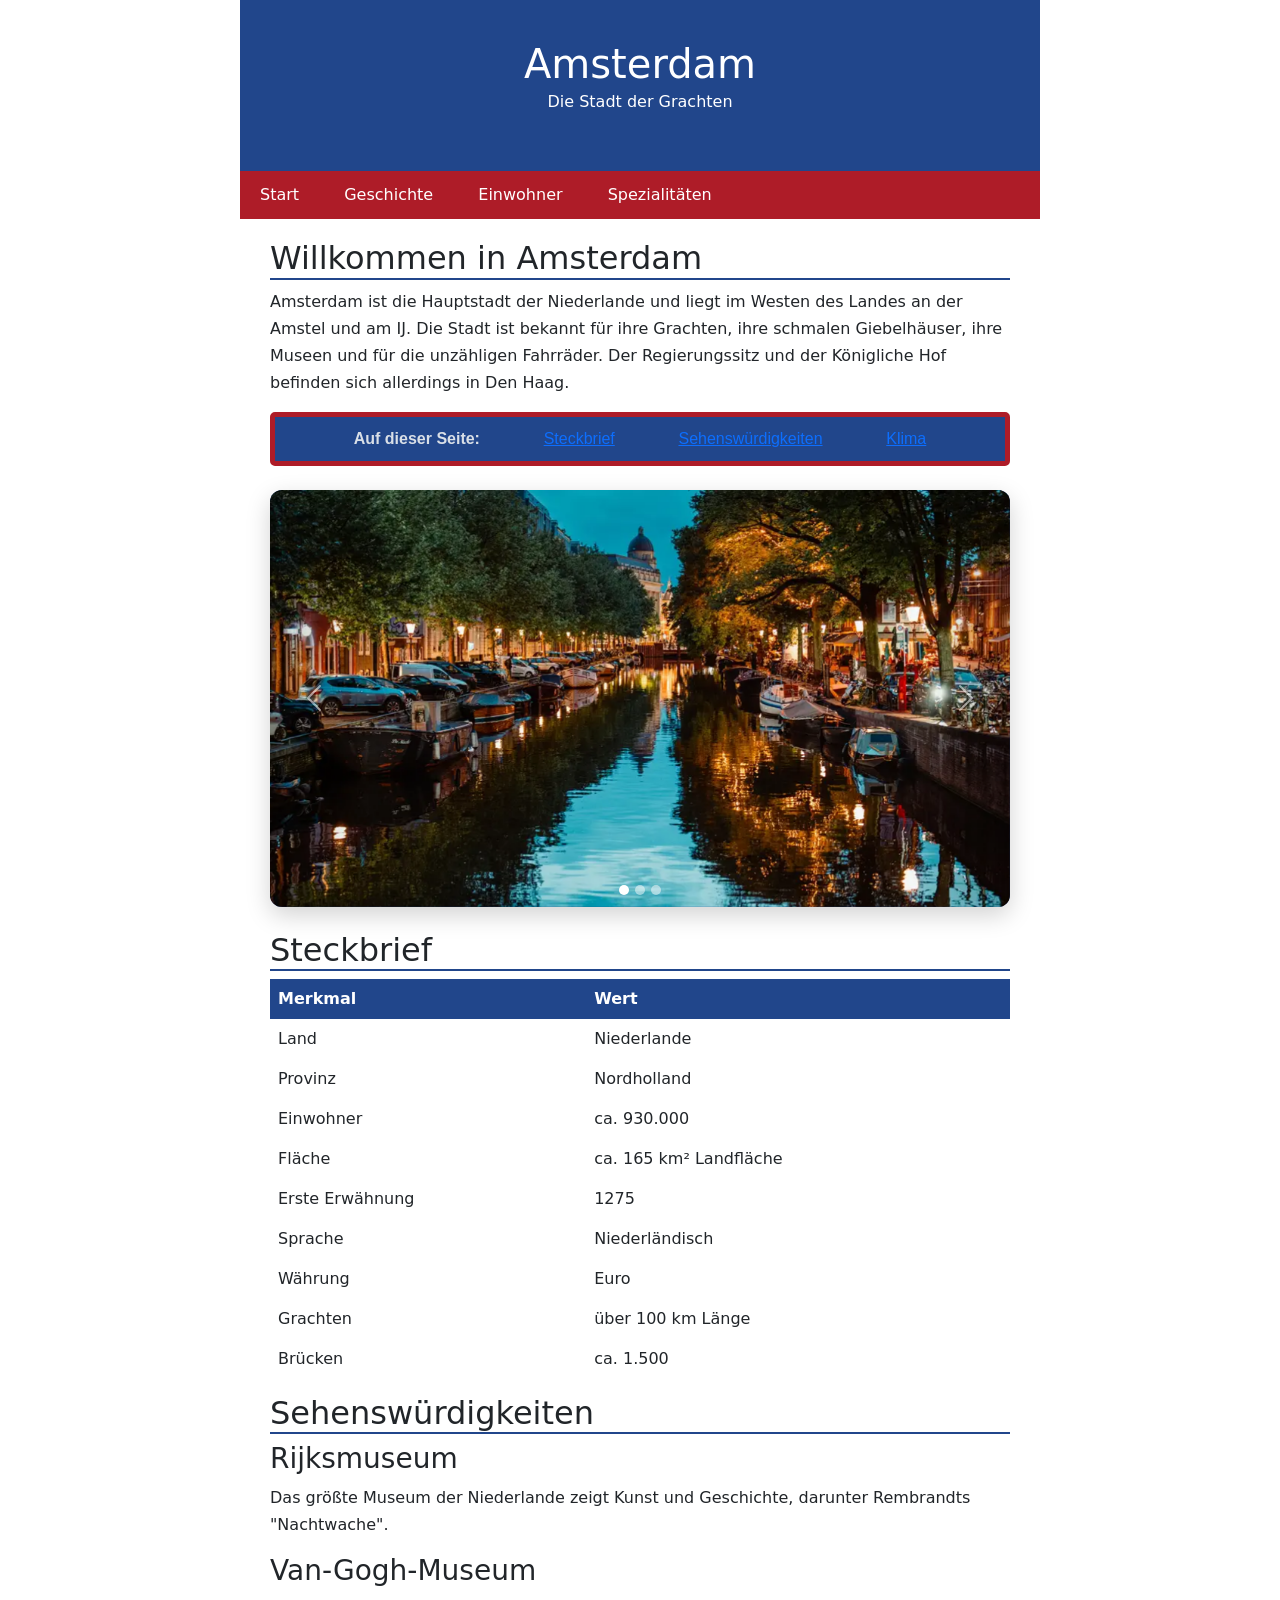
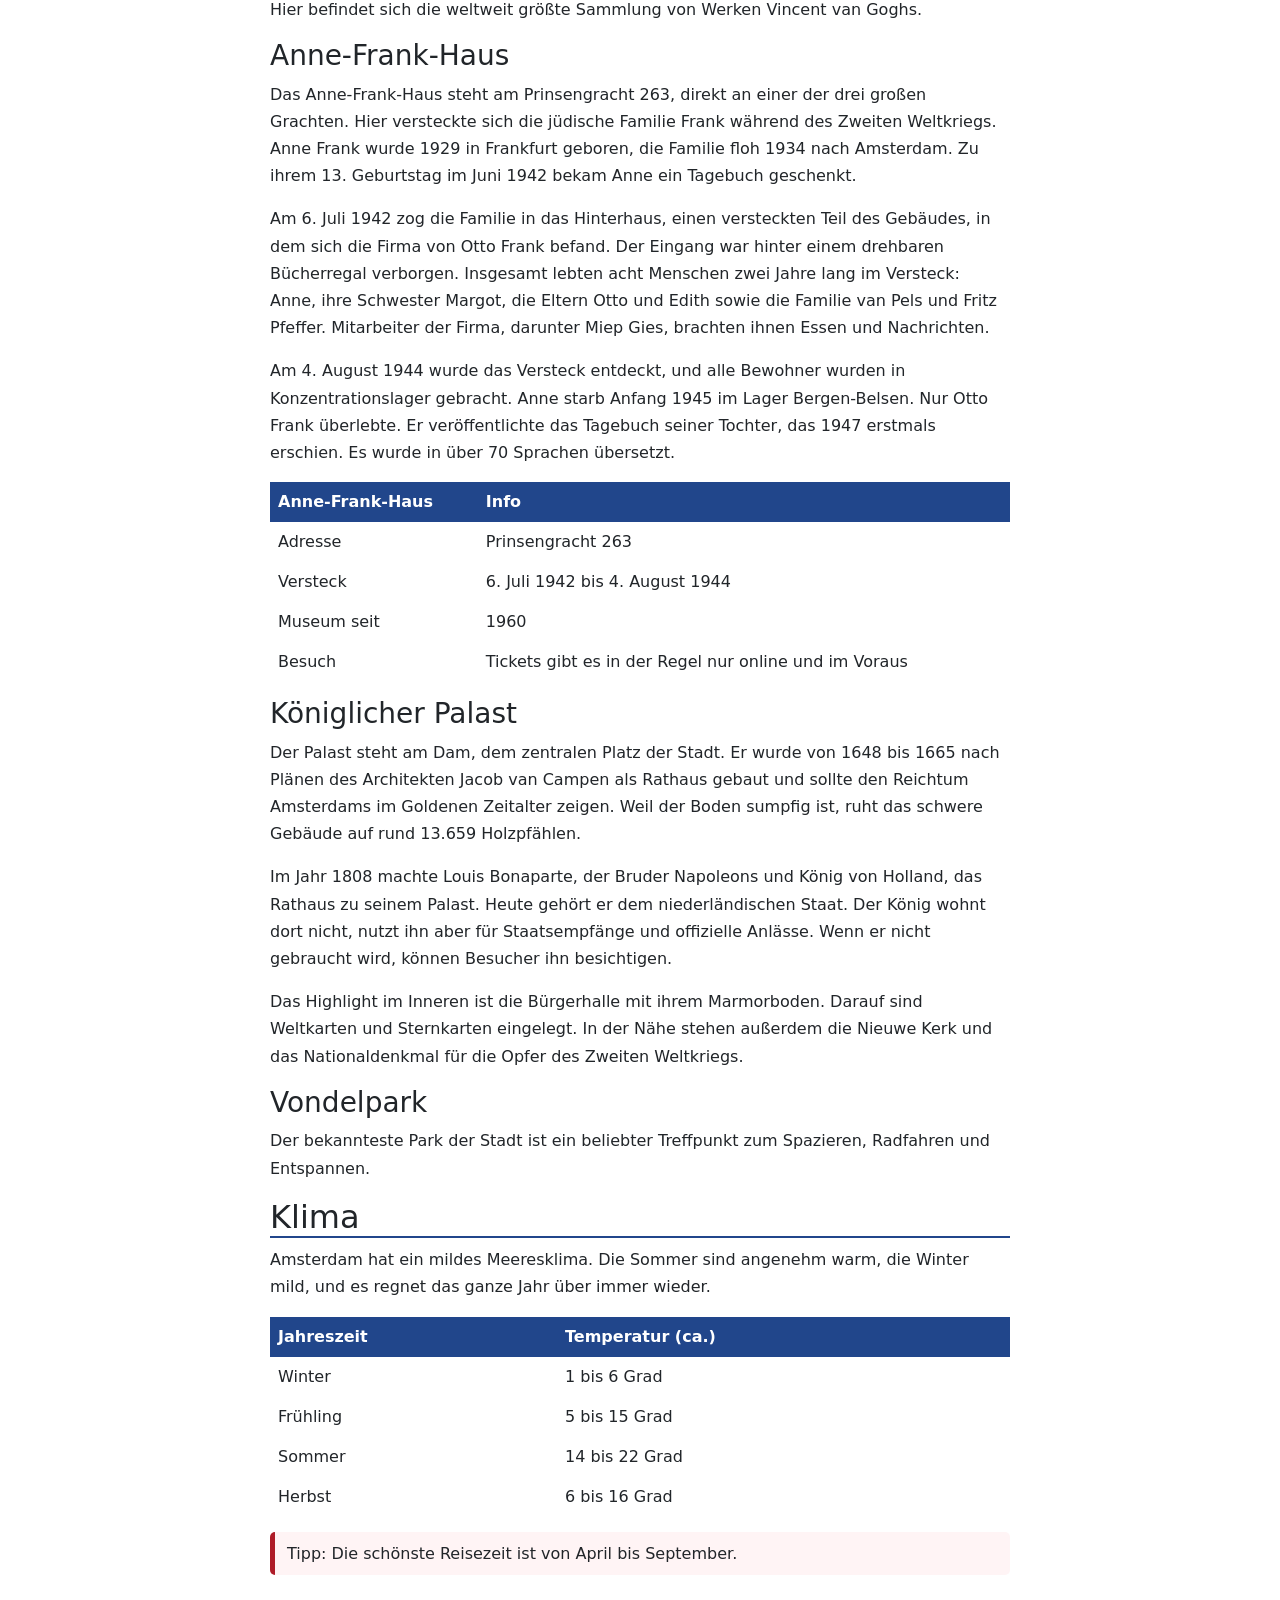
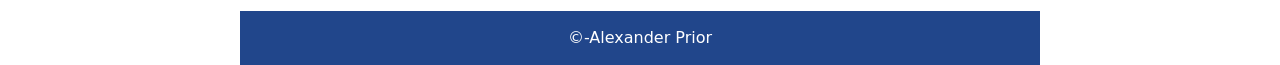
<file: index.html>
<!DOCTYPE html>
<html lang="de">
<head>
  <meta charset="UTF-8">
  <link rel="stylesheet" href="CSS/index.css">
  <link href="https://cdn.jsdelivr.net/npm/bootstrap@5.3.8/dist/css/bootstrap.min.css" rel="stylesheet">
  <script src="https://cdn.jsdelivr.net/npm/bootstrap@5.3.8/dist/js/bootstrap.bundle.min.js"></script>
</head>
<body>
<div id="seite"> 
  <div id="kopf">
    <h1>Amsterdam</h1>
    <p>Die Stadt der Grachten</p>
  </div>
  <div id="nav">
    <ul>
      <li><a href="index.html">Start</a></li>
      <li><a href="HTML/geschichte.html">Geschichte</a></li>
      <li><a href="HTML/einwohner.html">Einwohner</a></li>
      <li><a href="HTML/spezialitaeten.html">Spezialitäten</a></li>
    </ul>
  </div>
  <div id="inhalt">
    <h2>Willkommen in Amsterdam</h2>
    <p>Amsterdam ist die Hauptstadt der Niederlande und liegt im Westen des Landes an der Amstel und am IJ. Die Stadt ist bekannt für ihre Grachten, ihre schmalen Giebelhäuser, ihre Museen und für die unzähligen Fahrräder. Der Regierungssitz und der Königliche Hof befinden sich allerdings in Den Haag.</p>

    <div class="inhaltsverzeichnis">
      <b>Auf dieser Seite:</b>
        <a href="#steckbrief">Steckbrief</a>
        <a href="#sehenswuerdigkeiten">Sehenswürdigkeiten</a>
        <a href="#klima">Klima</a>
    </div>
    <!-- Carousel -->
<div id="demo" class="carousel slide" data-bs-ride="carousel">

  <!-- Indicators/dots -->
  <div class="carousel-indicators">
    <button type="button" data-bs-target="#demo" data-bs-slide-to="0" class="active"></button>
    <button type="button" data-bs-target="#demo" data-bs-slide-to="1"></button>
    <button type="button" data-bs-target="#demo" data-bs-slide-to="2"></button>
  </div>
  
 <!-- The slideshow/carousel -->
<div class="carousel-inner">
  <div class="carousel-item active">
    <img src="Images/Header-1.webp" alt="Amsterdam" class="d-block">
  </div>
  <div class="carousel-item">
    <img src="Images/the-ultimate-amsterdam-travel-guide-by-the-airbaltic-blog.jpg" alt="Amsterdam" class="d-block">
  </div>
  <div class="carousel-item">
    <img src="Images/tobc7pnccwcjaspva6me.jpg" alt="Amsterdam" class="d-block">
  </div>
</div>
  
  <!-- Left and right controls/icons -->
  <button class="carousel-control-prev" type="button" data-bs-target="#demo" data-bs-slide="prev">
    <span class="carousel-control-prev-icon"></span>
  </button>
  <button class="carousel-control-next" type="button" data-bs-target="#demo" data-bs-slide="next">
    <span class="carousel-control-next-icon"></span>
  </button>
</div>

    <h2 id="steckbrief">Steckbrief</h2>
    <table>
      <tr><th>Merkmal</th><th>Wert</th></tr>
      <tr><td>Land</td><td>Niederlande</td></tr>
      <tr><td>Provinz</td><td>Nordholland</td></tr>
      <tr><td>Einwohner</td><td>ca. 930.000</td></tr>
      <tr><td>Fläche</td><td>ca. 165 km² Landfläche</td></tr>
      <tr><td>Erste Erwähnung</td><td>1275</td></tr>
      <tr><td>Sprache</td><td>Niederländisch</td></tr>
      <tr><td>Währung</td><td>Euro</td></tr>
      <tr><td>Grachten</td><td>über 100 km Länge</td></tr>
      <tr><td>Brücken</td><td>ca. 1.500</td></tr>
    </table>

    <h2 id="sehenswuerdigkeiten">Sehenswürdigkeiten</h2>
    <h3>Rijksmuseum</h3>
    <p>Das größte Museum der Niederlande zeigt Kunst und Geschichte, darunter Rembrandts "Nachtwache".</p>
    <h3>Van-Gogh-Museum</h3>
    <p>Hier befindet sich die weltweit größte Sammlung von Werken Vincent van Goghs.</p>
    <h3>Anne-Frank-Haus</h3>
    <p>Das Anne-Frank-Haus steht am Prinsengracht 263, direkt an einer der drei großen Grachten. Hier versteckte sich die jüdische Familie Frank während des Zweiten Weltkriegs. Anne Frank wurde 1929 in Frankfurt geboren, die Familie floh 1934 nach Amsterdam. Zu ihrem 13. Geburtstag im Juni 1942 bekam Anne ein Tagebuch geschenkt.</p>
    <p>Am 6. Juli 1942 zog die Familie in das Hinterhaus, einen versteckten Teil des Gebäudes, in dem sich die Firma von Otto Frank befand. Der Eingang war hinter einem drehbaren Bücherregal verborgen. Insgesamt lebten acht Menschen zwei Jahre lang im Versteck: Anne, ihre Schwester Margot, die Eltern Otto und Edith sowie die Familie van Pels und Fritz Pfeffer. Mitarbeiter der Firma, darunter Miep Gies, brachten ihnen Essen und Nachrichten.</p>
    <p>Am 4. August 1944 wurde das Versteck entdeckt, und alle Bewohner wurden in Konzentrationslager gebracht. Anne starb Anfang 1945 im Lager Bergen-Belsen. Nur Otto Frank überlebte. Er veröffentlichte das Tagebuch seiner Tochter, das 1947 erstmals erschien. Es wurde in über 70 Sprachen übersetzt.</p>
    <table>
      <tr><th>Anne-Frank-Haus</th><th>Info</th></tr>
      <tr><td>Adresse</td><td>Prinsengracht 263</td></tr>
      <tr><td>Versteck</td><td>6. Juli 1942 bis 4. August 1944</td></tr>
      <tr><td>Museum seit</td><td>1960</td></tr>
      <tr><td>Besuch</td><td>Tickets gibt es in der Regel nur online und im Voraus</td></tr>
    </table>
    <h3>Königlicher Palast</h3>
    <p>Der Palast steht am Dam, dem zentralen Platz der Stadt. Er wurde von 1648 bis 1665 nach Plänen des Architekten Jacob van Campen als Rathaus gebaut und sollte den Reichtum Amsterdams im Goldenen Zeitalter zeigen. Weil der Boden sumpfig ist, ruht das schwere Gebäude auf rund 13.659 Holzpfählen.</p>
    <p>Im Jahr 1808 machte Louis Bonaparte, der Bruder Napoleons und König von Holland, das Rathaus zu seinem Palast. Heute gehört er dem niederländischen Staat. Der König wohnt dort nicht, nutzt ihn aber für Staatsempfänge und offizielle Anlässe. Wenn er nicht gebraucht wird, können Besucher ihn besichtigen.</p>
    <p>Das Highlight im Inneren ist die Bürgerhalle mit ihrem Marmorboden. Darauf sind Weltkarten und Sternkarten eingelegt. In der Nähe stehen außerdem die Nieuwe Kerk und das Nationaldenkmal für die Opfer des Zweiten Weltkriegs.</p>
    <h3>Vondelpark</h3>
    <p>Der bekannteste Park der Stadt ist ein beliebter Treffpunkt zum Spazieren, Radfahren und Entspannen.</p>

    <h2 id="klima">Klima</h2>
    <p>Amsterdam hat ein mildes Meeresklima. Die Sommer sind angenehm warm, die Winter mild, und es regnet das ganze Jahr über immer wieder.</p>
    <table>
      <tr><th>Jahreszeit</th><th>Temperatur (ca.)</th></tr>
      <tr><td>Winter</td><td>1 bis 6 Grad</td></tr>
      <tr><td>Frühling</td><td>5 bis 15 Grad</td></tr>
      <tr><td>Sommer</td><td>14 bis 22 Grad</td></tr>
      <tr><td>Herbst</td><td>6 bis 16 Grad</td></tr>
    </table>
    <p class="hinweis">Tipp: Die schönste Reisezeit ist von April bis September.</p>
  </div>
  <div id="fuss">&copy-Alexander Prior</div>
</div>
</body>
</html>
</file>
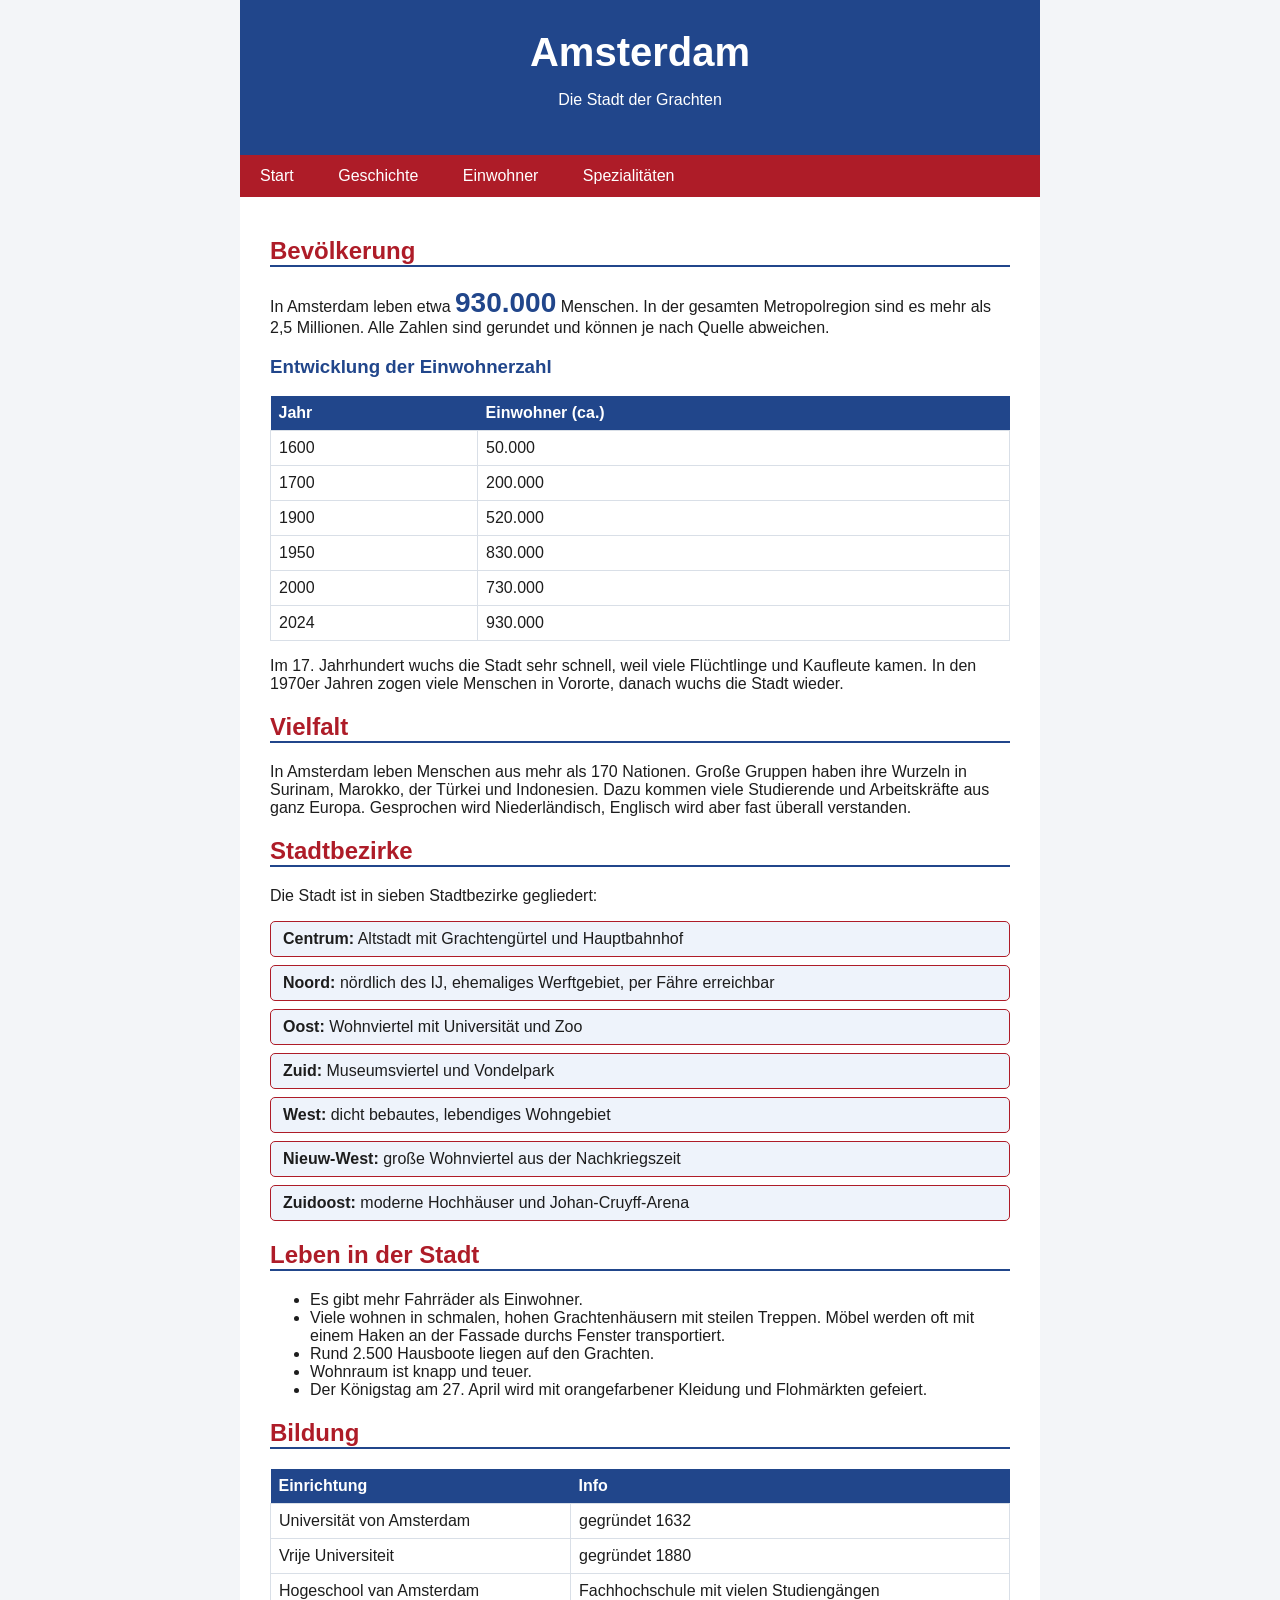
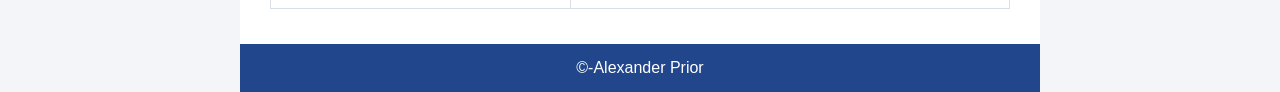
<file: HTML/einwohner.html>
<!DOCTYPE html>
<html lang="de">
<head>
  <meta charset="UTF-8">
  <title>Amsterdam - Einwohner</title>
  <link rel="stylesheet" href="../CSS/einwohner.css">
</head>
<body>
<div id="seite">
  <div id="kopf">
    <h1>Amsterdam</h1>
    <p>Die Stadt der Grachten</p>
  </div>
  <div id="nav">
    <ul>
      <li><a href="../index.html">Start</a></li>
      <li><a href="geschichte.html">Geschichte</a></li>
      <li><a href="einwohner.html">Einwohner</a></li>
      <li><a href="spezialitaeten.html">Spezialitäten</a></li>
    </ul>
  </div>
  <div id="inhalt">
    <h2>Bevölkerung</h2>
    <p>In Amsterdam leben etwa <span class="zahl">930.000</span> Menschen. In der gesamten Metropolregion sind es mehr als 2,5 Millionen. Alle Zahlen sind gerundet und können je nach Quelle abweichen.</p>

    <h3>Entwicklung der Einwohnerzahl</h3>
    <table>
      <tr><th>Jahr</th><th>Einwohner (ca.)</th></tr>
      <tr><td>1600</td><td>50.000</td></tr>
      <tr><td>1700</td><td>200.000</td></tr>
      <tr><td>1900</td><td>520.000</td></tr>
      <tr><td>1950</td><td>830.000</td></tr>
      <tr><td>2000</td><td>730.000</td></tr>
      <tr><td>2024</td><td>930.000</td></tr>
    </table>
    <p>Im 17. Jahrhundert wuchs die Stadt sehr schnell, weil viele Flüchtlinge und Kaufleute kamen. In den 1970er Jahren zogen viele Menschen in Vororte, danach wuchs die Stadt wieder.</p>

    <h2>Vielfalt</h2>
    <p>In Amsterdam leben Menschen aus mehr als 170 Nationen. Große Gruppen haben ihre Wurzeln in Surinam, Marokko, der Türkei und Indonesien. Dazu kommen viele Studierende und Arbeitskräfte aus ganz Europa. Gesprochen wird Niederländisch, Englisch wird aber fast überall verstanden.</p>

    <h2>Stadtbezirke</h2>
    <p>Die Stadt ist in sieben Stadtbezirke gegliedert:</p>
    <div class="bezirk"><b>Centrum:</b> Altstadt mit Grachtengürtel und Hauptbahnhof</div>
    <div class="bezirk"><b>Noord:</b> nördlich des IJ, ehemaliges Werftgebiet, per Fähre erreichbar</div>
    <div class="bezirk"><b>Oost:</b> Wohnviertel mit Universität und Zoo</div>
    <div class="bezirk"><b>Zuid:</b> Museumsviertel und Vondelpark</div>
    <div class="bezirk"><b>West:</b> dicht bebautes, lebendiges Wohngebiet</div>
    <div class="bezirk"><b>Nieuw-West:</b> große Wohnviertel aus der Nachkriegszeit</div>
    <div class="bezirk"><b>Zuidoost:</b> moderne Hochhäuser und Johan-Cruyff-Arena</div>

    <h2>Leben in der Stadt</h2>
    <ul>
      <li>Es gibt mehr Fahrräder als Einwohner.</li>
      <li>Viele wohnen in schmalen, hohen Grachtenhäusern mit steilen Treppen. Möbel werden oft mit einem Haken an der Fassade durchs Fenster transportiert.</li>
      <li>Rund 2.500 Hausboote liegen auf den Grachten.</li>
      <li>Wohnraum ist knapp und teuer.</li>
      <li>Der Königstag am 27. April wird mit orangefarbener Kleidung und Flohmärkten gefeiert.</li>
    </ul>

    <h2>Bildung</h2>
    <table>
      <tr><th>Einrichtung</th><th>Info</th></tr>
      <tr><td>Universität von Amsterdam</td><td>gegründet 1632</td></tr>
      <tr><td>Vrije Universiteit</td><td>gegründet 1880</td></tr>
      <tr><td>Hogeschool van Amsterdam</td><td>Fachhochschule mit vielen Studiengängen</td></tr>
    </table>
  </div>
  <div id="fuss">&copy-Alexander Prior</div>
</div>
</body>
</html>
</file>
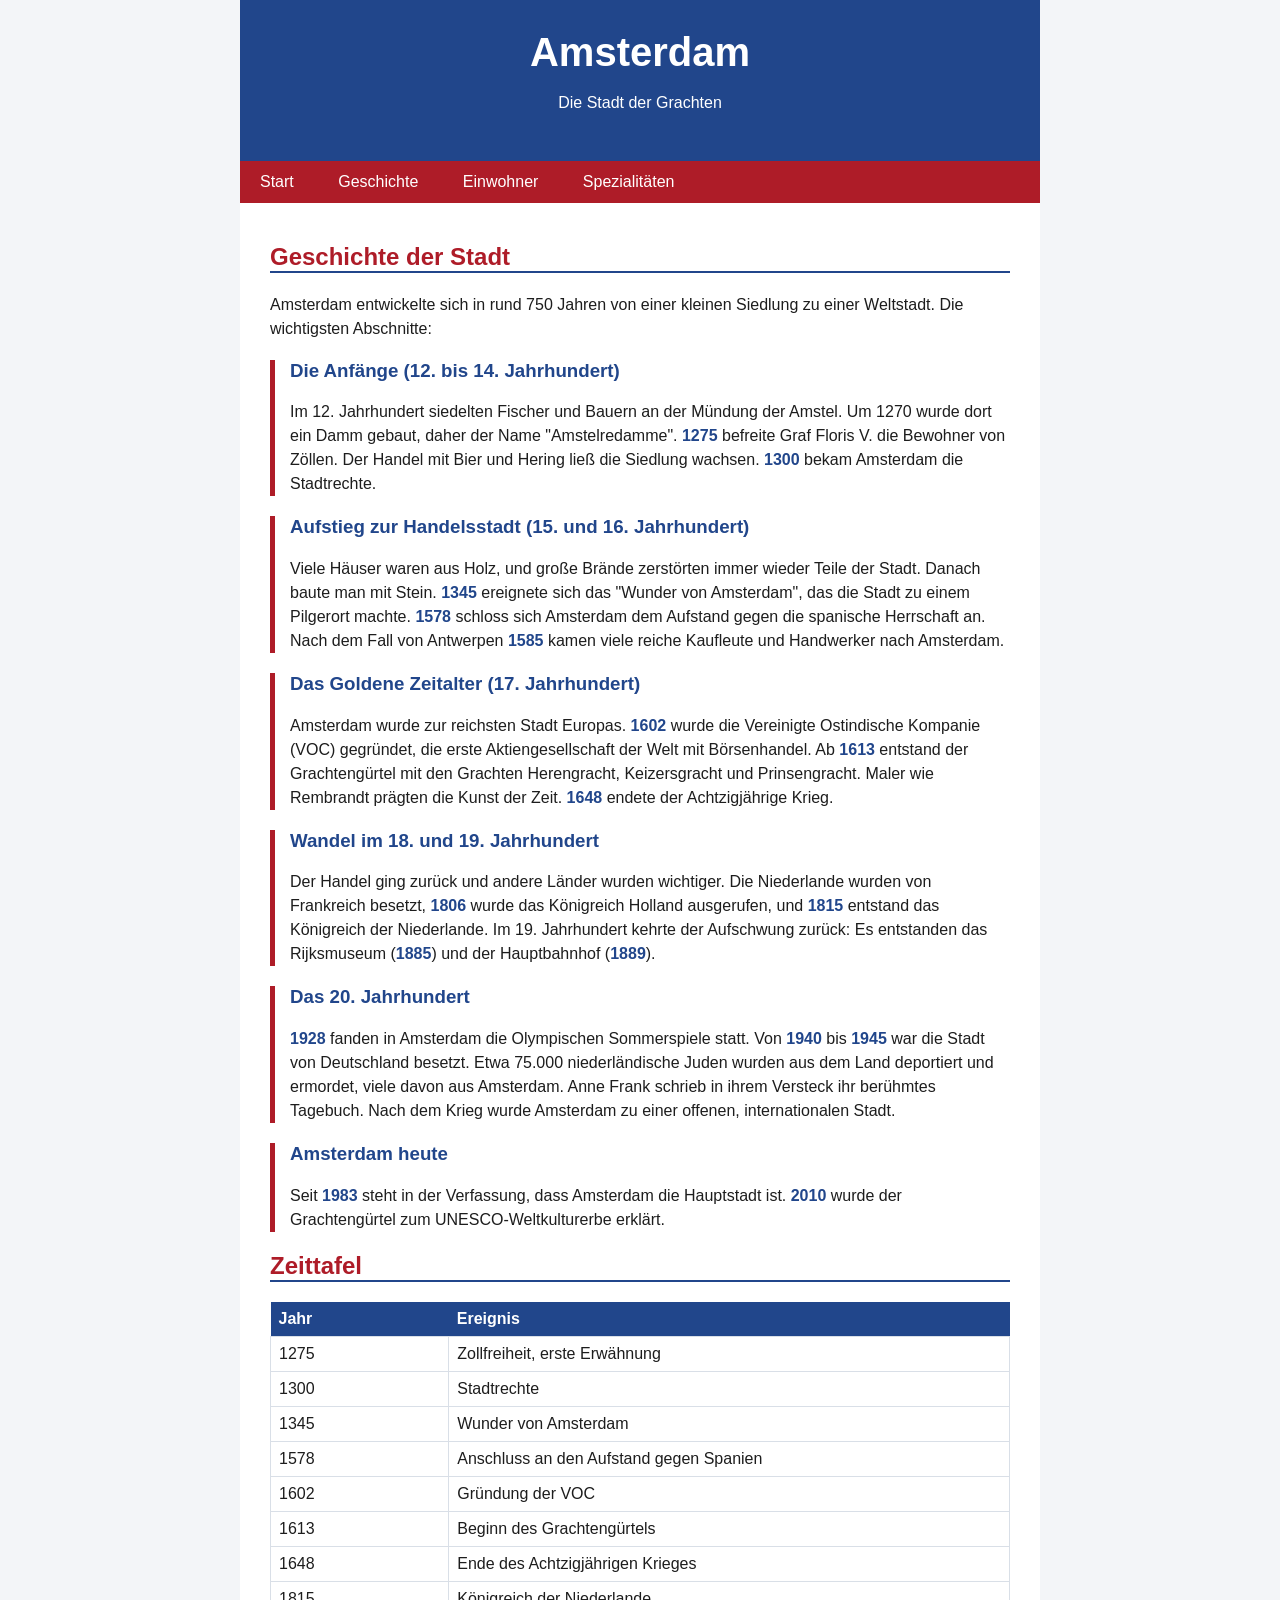
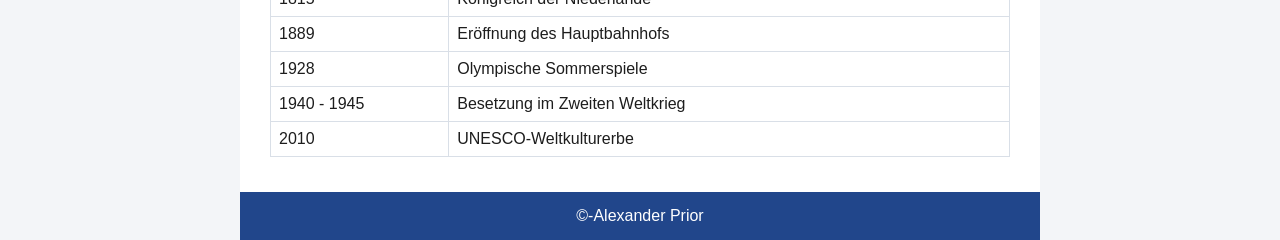
<file: HTML/geschichte.html>
<!DOCTYPE html>
<html lang="de">
<head>
  <meta charset="UTF-8">
  <title>Amsterdam - Geschichte</title>
  <link rel="stylesheet" href="../CSS/geschichte.css">
</head>
<body>
<div id="seite">
  <div id="kopf">
    <h1>Amsterdam</h1>
    <p>Die Stadt der Grachten</p>
  </div>
  <div id="nav">
    <ul>
      <li><a href="../index.html">Start</a></li>
      <li><a href="geschichte.html">Geschichte</a></li>
      <li><a href="einwohner.html">Einwohner</a></li>
      <li><a href="spezialitaeten.html">Spezialitäten</a></li>
    </ul>
  </div>
  <div id="inhalt">
    <h2>Geschichte der Stadt</h2>
    <p>Amsterdam entwickelte sich in rund 750 Jahren von einer kleinen Siedlung zu einer Weltstadt. Die wichtigsten Abschnitte:</p>

    <div class="epoche">
      <h3>Die Anfänge (12. bis 14. Jahrhundert)</h3>
      <p>Im 12. Jahrhundert siedelten Fischer und Bauern an der Mündung der Amstel. Um 1270 wurde dort ein Damm gebaut, daher der Name "Amstelredamme". <span class="jahr">1275</span> befreite Graf Floris V. die Bewohner von Zöllen. Der Handel mit Bier und Hering ließ die Siedlung wachsen. <span class="jahr">1300</span> bekam Amsterdam die Stadtrechte.</p>
    </div>

    <div class="epoche">
      <h3>Aufstieg zur Handelsstadt (15. und 16. Jahrhundert)</h3>
      <p>Viele Häuser waren aus Holz, und große Brände zerstörten immer wieder Teile der Stadt. Danach baute man mit Stein. <span class="jahr">1345</span> ereignete sich das "Wunder von Amsterdam", das die Stadt zu einem Pilgerort machte. <span class="jahr">1578</span> schloss sich Amsterdam dem Aufstand gegen die spanische Herrschaft an. Nach dem Fall von Antwerpen <span class="jahr">1585</span> kamen viele reiche Kaufleute und Handwerker nach Amsterdam.</p>
    </div>

    <div class="epoche">
      <h3>Das Goldene Zeitalter (17. Jahrhundert)</h3>
      <p>Amsterdam wurde zur reichsten Stadt Europas. <span class="jahr">1602</span> wurde die Vereinigte Ostindische Kompanie (VOC) gegründet, die erste Aktiengesellschaft der Welt mit Börsenhandel. Ab <span class="jahr">1613</span> entstand der Grachtengürtel mit den Grachten Herengracht, Keizersgracht und Prinsengracht. Maler wie Rembrandt prägten die Kunst der Zeit. <span class="jahr">1648</span> endete der Achtzigjährige Krieg.</p>
    </div>

    <div class="epoche">
      <h3>Wandel im 18. und 19. Jahrhundert</h3>
      <p>Der Handel ging zurück und andere Länder wurden wichtiger. Die Niederlande wurden von Frankreich besetzt, <span class="jahr">1806</span> wurde das Königreich Holland ausgerufen, und <span class="jahr">1815</span> entstand das Königreich der Niederlande. Im 19. Jahrhundert kehrte der Aufschwung zurück: Es entstanden das Rijksmuseum (<span class="jahr">1885</span>) und der Hauptbahnhof (<span class="jahr">1889</span>).</p>
    </div>

    <div class="epoche">
      <h3>Das 20. Jahrhundert</h3>
      <p><span class="jahr">1928</span> fanden in Amsterdam die Olympischen Sommerspiele statt. Von <span class="jahr">1940</span> bis <span class="jahr">1945</span> war die Stadt von Deutschland besetzt. Etwa 75.000 niederländische Juden wurden aus dem Land deportiert und ermordet, viele davon aus Amsterdam. Anne Frank schrieb in ihrem Versteck ihr berühmtes Tagebuch. Nach dem Krieg wurde Amsterdam zu einer offenen, internationalen Stadt.</p>
    </div>

    <div class="epoche">
      <h3>Amsterdam heute</h3>
      <p>Seit <span class="jahr">1983</span> steht in der Verfassung, dass Amsterdam die Hauptstadt ist. <span class="jahr">2010</span> wurde der Grachtengürtel zum UNESCO-Weltkulturerbe erklärt.</p>
    </div>

    <h2>Zeittafel</h2>
    <table>
      <tr><th>Jahr</th><th>Ereignis</th></tr>
      <tr><td>1275</td><td>Zollfreiheit, erste Erwähnung</td></tr>
      <tr><td>1300</td><td>Stadtrechte</td></tr>
      <tr><td>1345</td><td>Wunder von Amsterdam</td></tr>
      <tr><td>1578</td><td>Anschluss an den Aufstand gegen Spanien</td></tr>
      <tr><td>1602</td><td>Gründung der VOC</td></tr>
      <tr><td>1613</td><td>Beginn des Grachtengürtels</td></tr>
      <tr><td>1648</td><td>Ende des Achtzigjährigen Krieges</td></tr>
      <tr><td>1815</td><td>Königreich der Niederlande</td></tr>
      <tr><td>1889</td><td>Eröffnung des Hauptbahnhofs</td></tr>
      <tr><td>1928</td><td>Olympische Sommerspiele</td></tr>
      <tr><td>1940 - 1945</td><td>Besetzung im Zweiten Weltkrieg</td></tr>
      <tr><td>2010</td><td>UNESCO-Weltkulturerbe</td></tr>
    </table>
  </div>
  <div id="fuss">&copy-Alexander Prior</div>
</div>
</body>
</html>
</file>
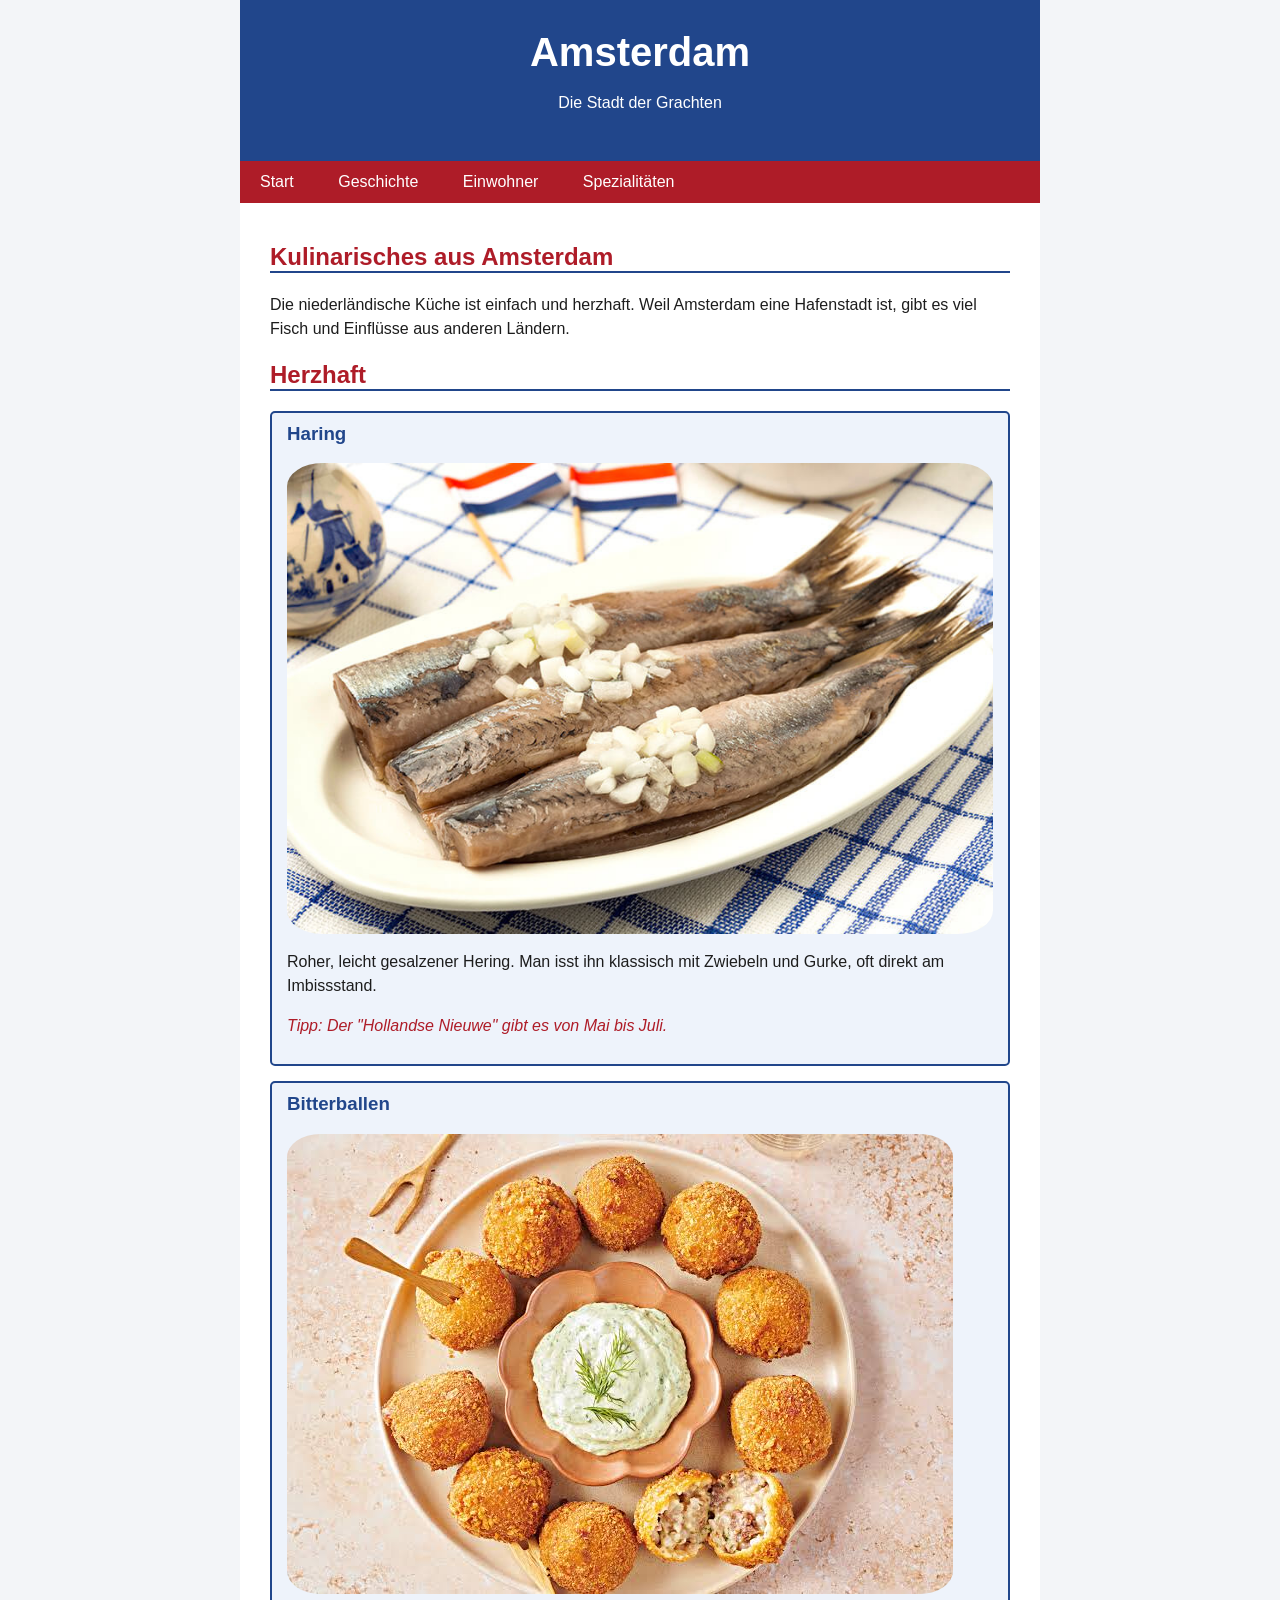
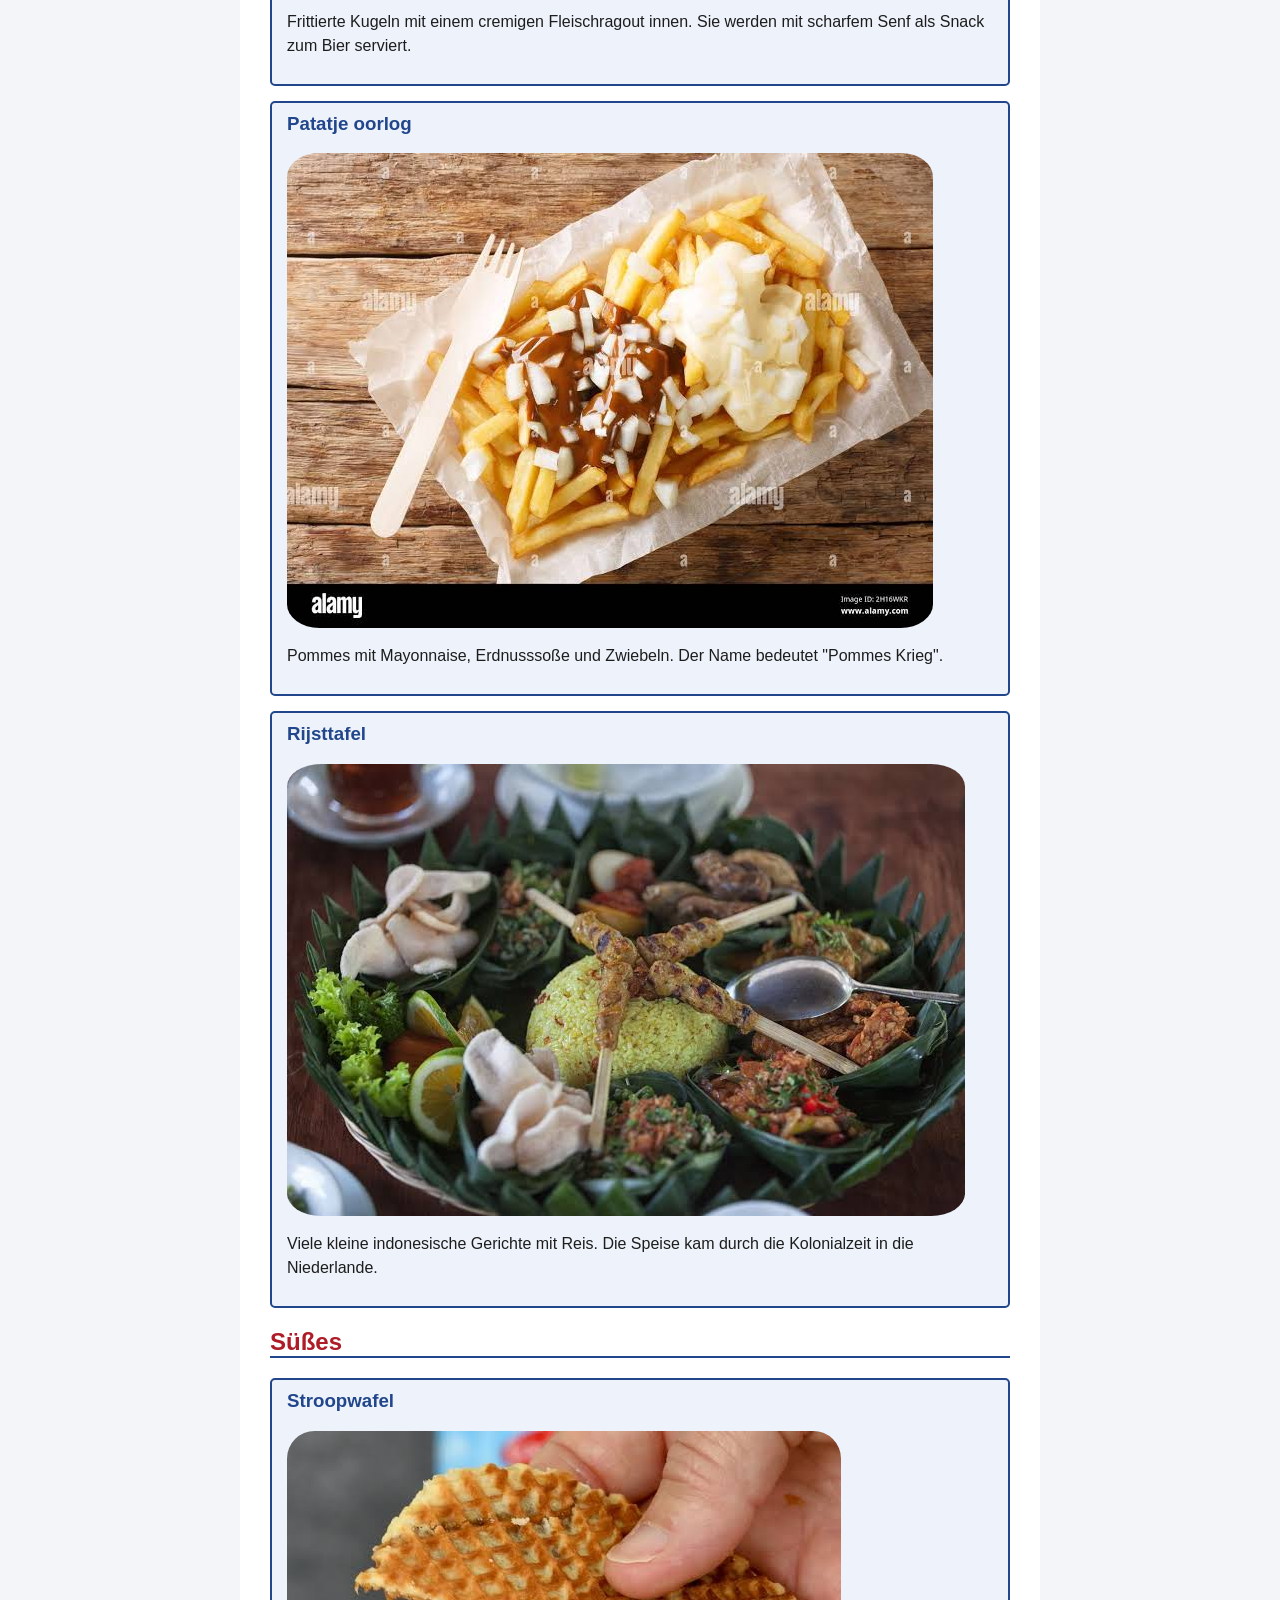
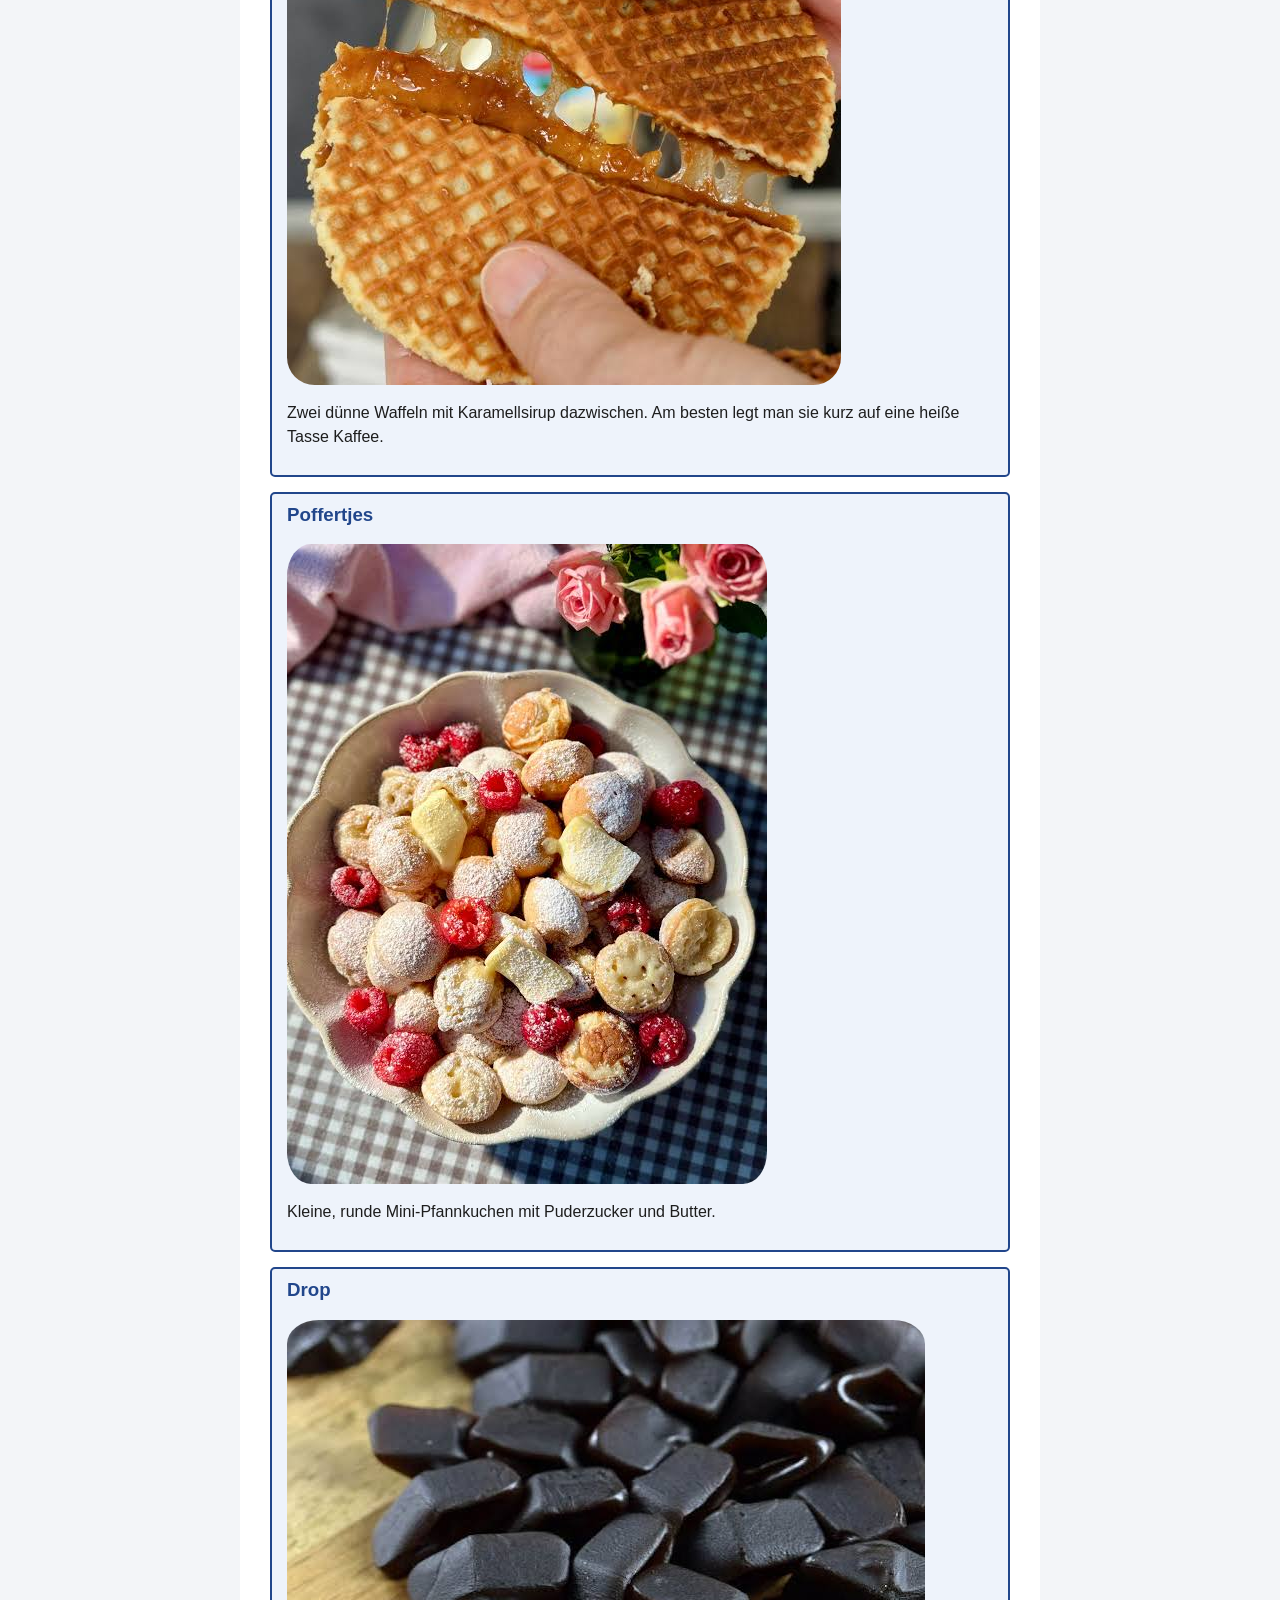
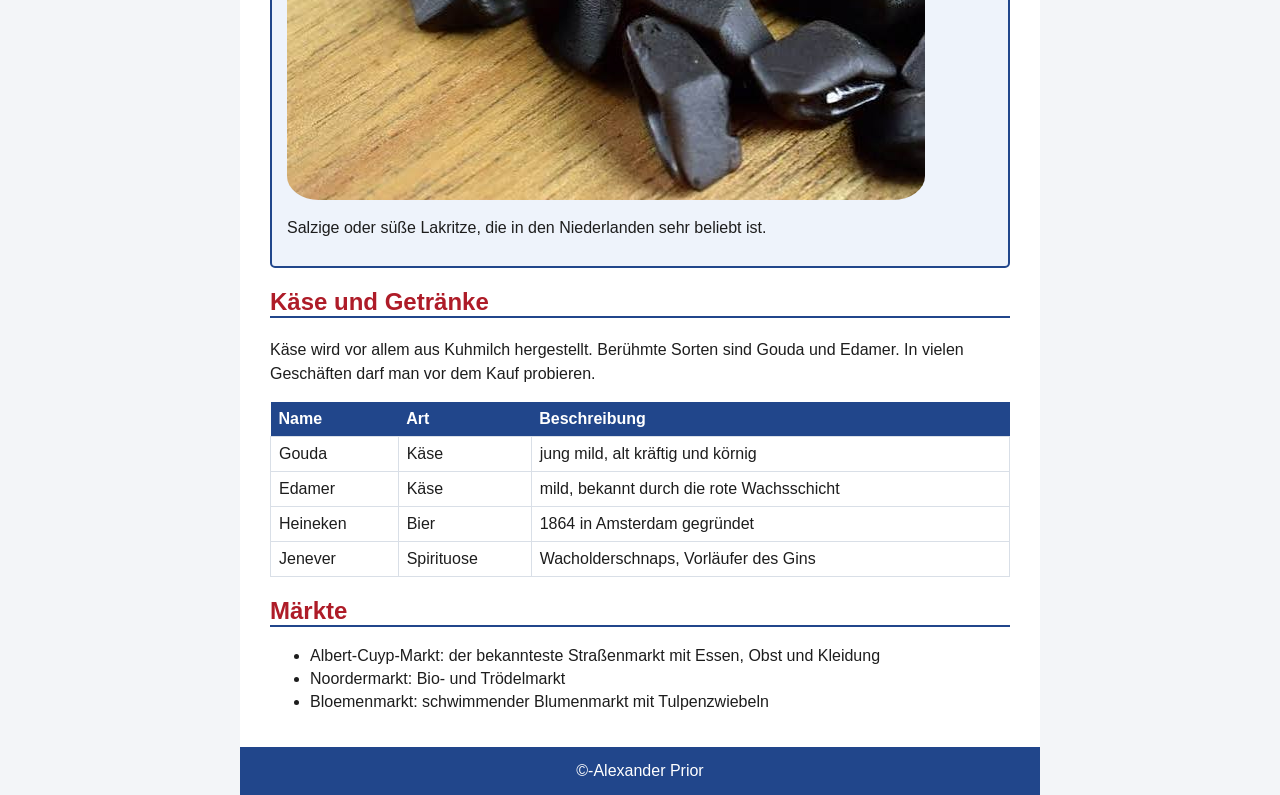
<file: HTML/spezialitaeten.html>
<!DOCTYPE html>
<html lang="de">
<head>
  <meta charset="UTF-8">
  <title>Amsterdam - Spezialitäten</title>
  <link rel="stylesheet" href="../CSS/spezialitaeten.css">
</head>
<body>
<div id="seite">
  <div id="kopf">
    <h1>Amsterdam</h1>
    <p>Die Stadt der Grachten</p>
  </div>
  <div id="nav">
    <ul>
     <li><a href="../index.html">Start</a></li>
     <li><a href="geschichte.html">Geschichte</a></li>
     <li><a href="einwohner.html">Einwohner</a></li>
     <li><a href="spezialitaeten.html">Spezialitäten</a></li>
    </ul>
  </div>
  <div id="inhalt">
    <h2>Kulinarisches aus Amsterdam</h2>
    <p>Die niederländische Küche ist einfach und herzhaft. Weil Amsterdam eine Hafenstadt ist, gibt es viel Fisch und Einflüsse aus anderen Ländern.</p>

    <h2>Herzhaft</h2>
    <div class="kasten">
      <h3>Haring</h3>
      <img src="../Images/Haring.jpg" alt="Haring">
      <p>Roher, leicht gesalzener Hering. Man isst ihn klassisch mit Zwiebeln und Gurke, oft direkt am Imbissstand.</p>
      <p class="tipp">Tipp: Der "Hollandse Nieuwe" gibt es von Mai bis Juli.</p>
    </div>
    <div class="kasten">
      <h3>Bitterballen</h3>
      <img src="../Images/Bitterballen.jpeg" alt="Bitterballen">
      <p>Frittierte Kugeln mit einem cremigen Fleischragout innen. Sie werden mit scharfem Senf als Snack zum Bier serviert.</p>
    </div>
    <div class="kasten">
      <h3>Patatje oorlog</h3>
      <img src="../Images/Patatje%20oorlog.jpeg" alt="Patatje oorlog">
      <p>Pommes mit Mayonnaise, Erdnusssoße und Zwiebeln. Der Name bedeutet "Pommes Krieg".</p>
    </div>
    <div class="kasten">
      <h3>Rijsttafel</h3>
      <img src="../Images/Rijsttafel.jpeg" alt="Rijsttafel">
      <p>Viele kleine indonesische Gerichte mit Reis. Die Speise kam durch die Kolonialzeit in die Niederlande.</p>
    </div>

    <h2>Süßes</h2>
    <div class="kasten">
      <h3>Stroopwafel</h3>
      <img src="../Images/Stroopwafel.jpeg" alt="Stroopwafel">
      <p>Zwei dünne Waffeln mit Karamellsirup dazwischen. Am besten legt man sie kurz auf eine heiße Tasse Kaffee.</p>
    </div>
    <div class="kasten">
      <h3>Poffertjes</h3>
      <img src="../Images/Poffertjes.jpeg" alt="Poffertjes">
      <p>Kleine, runde Mini-Pfannkuchen mit Puderzucker und Butter.</p>
    </div>
    <div class="kasten">
      <h3>Drop</h3>
      <img src="../Images/Drop.jpeg" alt="Drop">
      <p>Salzige oder süße Lakritze, die in den Niederlanden sehr beliebt ist.</p>
    </div>

    <h2>Käse und Getränke</h2>
    <p>Käse wird vor allem aus Kuhmilch hergestellt. Berühmte Sorten sind Gouda und Edamer. In vielen Geschäften darf man vor dem Kauf probieren.</p>
    <table>
      <tr><th>Name</th><th>Art</th><th>Beschreibung</th></tr>
      <tr><td>Gouda</td><td>Käse</td><td>jung mild, alt kräftig und körnig</td></tr>
      <tr><td>Edamer</td><td>Käse</td><td>mild, bekannt durch die rote Wachsschicht</td></tr>
      <tr><td>Heineken</td><td>Bier</td><td>1864 in Amsterdam gegründet</td></tr>
      <tr><td>Jenever</td><td>Spirituose</td><td>Wacholderschnaps, Vorläufer des Gins</td></tr>
    </table>

    <h2>Märkte</h2>
    <ul>
      <li>Albert-Cuyp-Markt: der bekannteste Straßenmarkt mit Essen, Obst und Kleidung</li>
      <li>Noordermarkt: Bio- und Trödelmarkt</li>
      <li>Bloemenmarkt: schwimmender Blumenmarkt mit Tulpenzwiebeln</li>
    </ul>
  </div>
  <div id="fuss">&copy-Alexander Prior</div>
</div>
</body>
</html>
</file>
<file: CSS/index.css>
body {
  font-family: Verdana, Geneva, sans-serif;
  background-color: #f3f5f8;
  color: #1d1d1d;
  margin: 0;
}

#seite {
  width: 100%;
  max-width: 800px;
  margin: 0 auto;
  background-color: #ffffff;
}

#kopf {
  background-color: #21468b;
  color: #ffffff;
  text-align: center;
  padding: 40px;
}

#kopf h1 {
  margin: 0;
  font-size: 40px;
}

#nav {
  background-color: #ae1c28;
}

#nav ul {
  list-style-type: none;
  margin: 0;
  padding: 0;
  color: antiquewhite;
}

#nav li {
  display: inline;
}

#nav a {
  display: inline-block;
  color: #ffffff;
  text-decoration: none;
  padding: 12px 20px;
}

#nav a:hover {
  background-color: #21468b;
}

#inhalt {
  padding: 20px 30px;
}

h2 {
  color: #ae1c28;
  border-bottom: 2px solid #21468b;
}

h3 {
  color: #21468b;
}

p {
  line-height: 1.7;
}

li {
  margin-bottom: 5px;
}

a {
  color: #21468b;
}

table {
  border-collapse: collapse;
  width: 100%;
  margin-bottom: 15px;
}

th {
  background-color: #21468b;
  color: #ffffff;
  padding: 8px;
  text-align: left;
}

td {
  border: 1px solid #d9dfe7;
  padding: 8px;
}

#fuss {
  background-color: #21468b;
  color: #ffffff;
  text-align: center;
  padding: 15px;
}

.inhaltsverzeichnis {
  display: flex;
  justify-content: space-evenly;
  background-color: #21468b;
  border: 5px solid #ae1c28;
  padding: 10px 15px;
  border-radius: 5px;
  font: optional;
  font-family: Arial, Helvetica, sans-serif;
  color:#d9dfe7;
}

.hinweis {
  border-left: 5px solid #ae1c28;
  background-color: #fff4f5;
  padding: 8px 12px;
  border-radius: 5px;
}

#demo {
  max-width: 100%;
  margin: 24px auto;
  overflow: hidden;
  border-radius: 12px;
  box-shadow: 0 8px 24px rgba(0, 0, 0, 0.18);
}

#demo .carousel-inner {
  aspect-ratio: 16 / 9;
  background-color: #21468b;
}

#demo .carousel-item {
  height: 100%;
}

#demo .carousel-item img {
  display: block;
  width: 100%;
  height: 100%;
  object-fit: cover;
}

#demo .carousel-control-prev,
#demo .carousel-control-next {
  width: 12%;
  background: linear-gradient(90deg, rgba(0, 0, 0, 0.35), transparent);
}

#demo .carousel-control-next {
  background: linear-gradient(270deg, rgba(0, 0, 0, 0.35), transparent);
}

#demo .carousel-indicators {
  margin-bottom: 12px;
}

#demo .carousel-indicators button {
  width: 10px;
  height: 10px;
  border: 0;
  border-radius: 50%;
}
</file>
<file: CSS/einwohner.css>
body {
  font-family: Arial, Helvetica, sans-serif;
  background-color: #f3f5f8;
  color: #1d1d1d;
  margin: 0;
}

#seite {
  width: 100%;
  max-width: 800px;
  margin: 0 auto;
  background-color: #ffffff;
}

#kopf {
  background-color: #21468b;
  color: #ffffff;
  text-align: center;
  padding: 30px;
}

#kopf h1 {
  margin: 0;
  font-size: 40px;
}

#nav {
  background-color: #ae1c28;
}

#nav ul {
  list-style-type: none;
  margin: 0;
  padding: 0;
}

#nav li {
  display: inline;
}

#nav a {
  display: inline-block;
  color: #ffffff;
  text-decoration: none;
  padding: 12px 20px;
}

#nav a:hover {
  background-color: #21468b;
}

#inhalt {
  padding: 20px 30px;
}

h2 {
  color: #ae1c28;
  border-bottom: 2px solid #21468b;
}

h3 {
  color: #21468b;
}

a {
  color: #21468b;
}

table {
  border-collapse: collapse;
  width: 100%;
  margin-bottom: 15px;
}

th {
  background-color: #21468b;
  color: #ffffff;
  padding: 8px;
  text-align: left;
}

td {
  border: 1px solid #d9dfe7;
  padding: 8px;
}

#fuss {
  background-color: #21468b;
  color: #ffffff;
  text-align: center;
  padding: 15px;
}

.zahl {
  font-size: 28px;
  font-weight: bold;
  color: #21468b;
}

.bezirk {
  border: 1px solid #ae1c28;
  padding: 8px 12px;
  margin-bottom: 8px;
  background-color: #eef3fb;
  border-radius: 5px;
}
</file>
<file: CSS/geschichte.css>
body {
  font-family: Arial, Helvetica, sans-serif;
  background-color: #f3f5f8;
  color: #1d1d1d;
  margin: 0;
}

#seite {
  width: 100%;
  max-width: 800px;
  margin: 0 auto;
  background-color: #ffffff;
}

#kopf {
  background-color: #21468b;
  color: #ffffff;
  text-align: center;
  padding: 30px;
}

#kopf h1 {
  margin: 0;
  font-size: 40px;
}

#nav {
  background-color: #ae1c28;
}

#nav ul {
  list-style-type: none;
  margin: 0;
  padding: 0;
}

#nav li {
  display: inline;
}

#nav a {
  display: inline-block;
  color: #ffffff;
  text-decoration: none;
  padding: 12px 20px;
}

#nav a:hover {
  background-color: #21468b;
}

#inhalt {
  padding: 20px 30px;
}

h2 {
  color: #ae1c28;
  border-bottom: 2px solid #21468b;
}

h3 {
  color: #21468b;
}

p {
  line-height: 1.5;
}

li {
  margin-bottom: 5px;
}

a {
  color: #21468b;
}

table {
  border-collapse: collapse;
  width: 100%;
  margin-bottom: 15px;
}

th {
  background-color: #21468b;
  color: #ffffff;
  padding: 8px;
  text-align: left;
}

td {
  border: 1px solid #d9dfe7;
  padding: 8px;
}

#fuss {
  background-color: #21468b;
  color: #ffffff;
  text-align: center;
  padding: 15px;
}

.jahr {
  font-weight: bold;
  color: #21468b;
}

.epoche {
  border-left: 5px solid #ae1c28;
  padding-left: 15px;
  margin-bottom: 20px;
}
</file>
<file: CSS/spezialitaeten.css>
body {
  font-family: Arial, Helvetica, sans-serif;
  background-color: #f3f5f8;
  color: #1d1d1d;
  margin: 0;
}

#seite {
  width: 100%;
  max-width: 800px;
  margin: 0 auto;
  background-color: #ffffff;
}

#kopf {
  background-color: #21468b;
  color: #ffffff;
  text-align: center;
  padding: 30px;
}

#kopf h1 {
  margin: 0;
  font-size: 40px;
}

#nav {
  background-color: #ae1c28;
}

#nav ul {
  list-style-type: none;
  margin: 0;
  padding: 0;
}

#nav li {
  display: inline;
}

#nav a {
  display: inline-block;
  color: #ffffff;
  text-decoration: none;
  padding: 12px 20px;
}

#nav a:hover {
  background-color: #21468b;
}

#inhalt {
  padding: 20px 30px;
}

h2 {
  color: #ae1c28;
  border-bottom: 2px solid #21468b;
}

h3 {
  color: #21468b;
}

p {
  line-height: 1.5;
}

li {
  margin-bottom: 5px;
}

a {
  color: #21468b;
}

table {
  border-collapse: collapse;
  width: 100%;
  margin-bottom: 15px;
}

th {
  background-color: #21468b;
  color: #ffffff;
  padding: 8px;
  text-align: left;
}

td {
  border: 1px solid #d9dfe7;
  padding: 8px;
}

#fuss {
  background-color: #21468b;
  color: #ffffff;
  text-align: center;
  padding: 15px;
}

.kasten {
  border: 2px solid #21468b;
  background-color: #eef3fb;
  padding: 10px 15px;
  margin-bottom: 15px;
  border-radius: 5px;
}

.kasten h3 {
  margin-top: 0;
}

.kasten img {
  display: block;
  max-width: 100%;
  height: auto;
  margin-bottom: 10px;
  border-radius: 5%;
}

.tipp {
  font-style: italic;
  color: #ae1c28;
}
</file>
